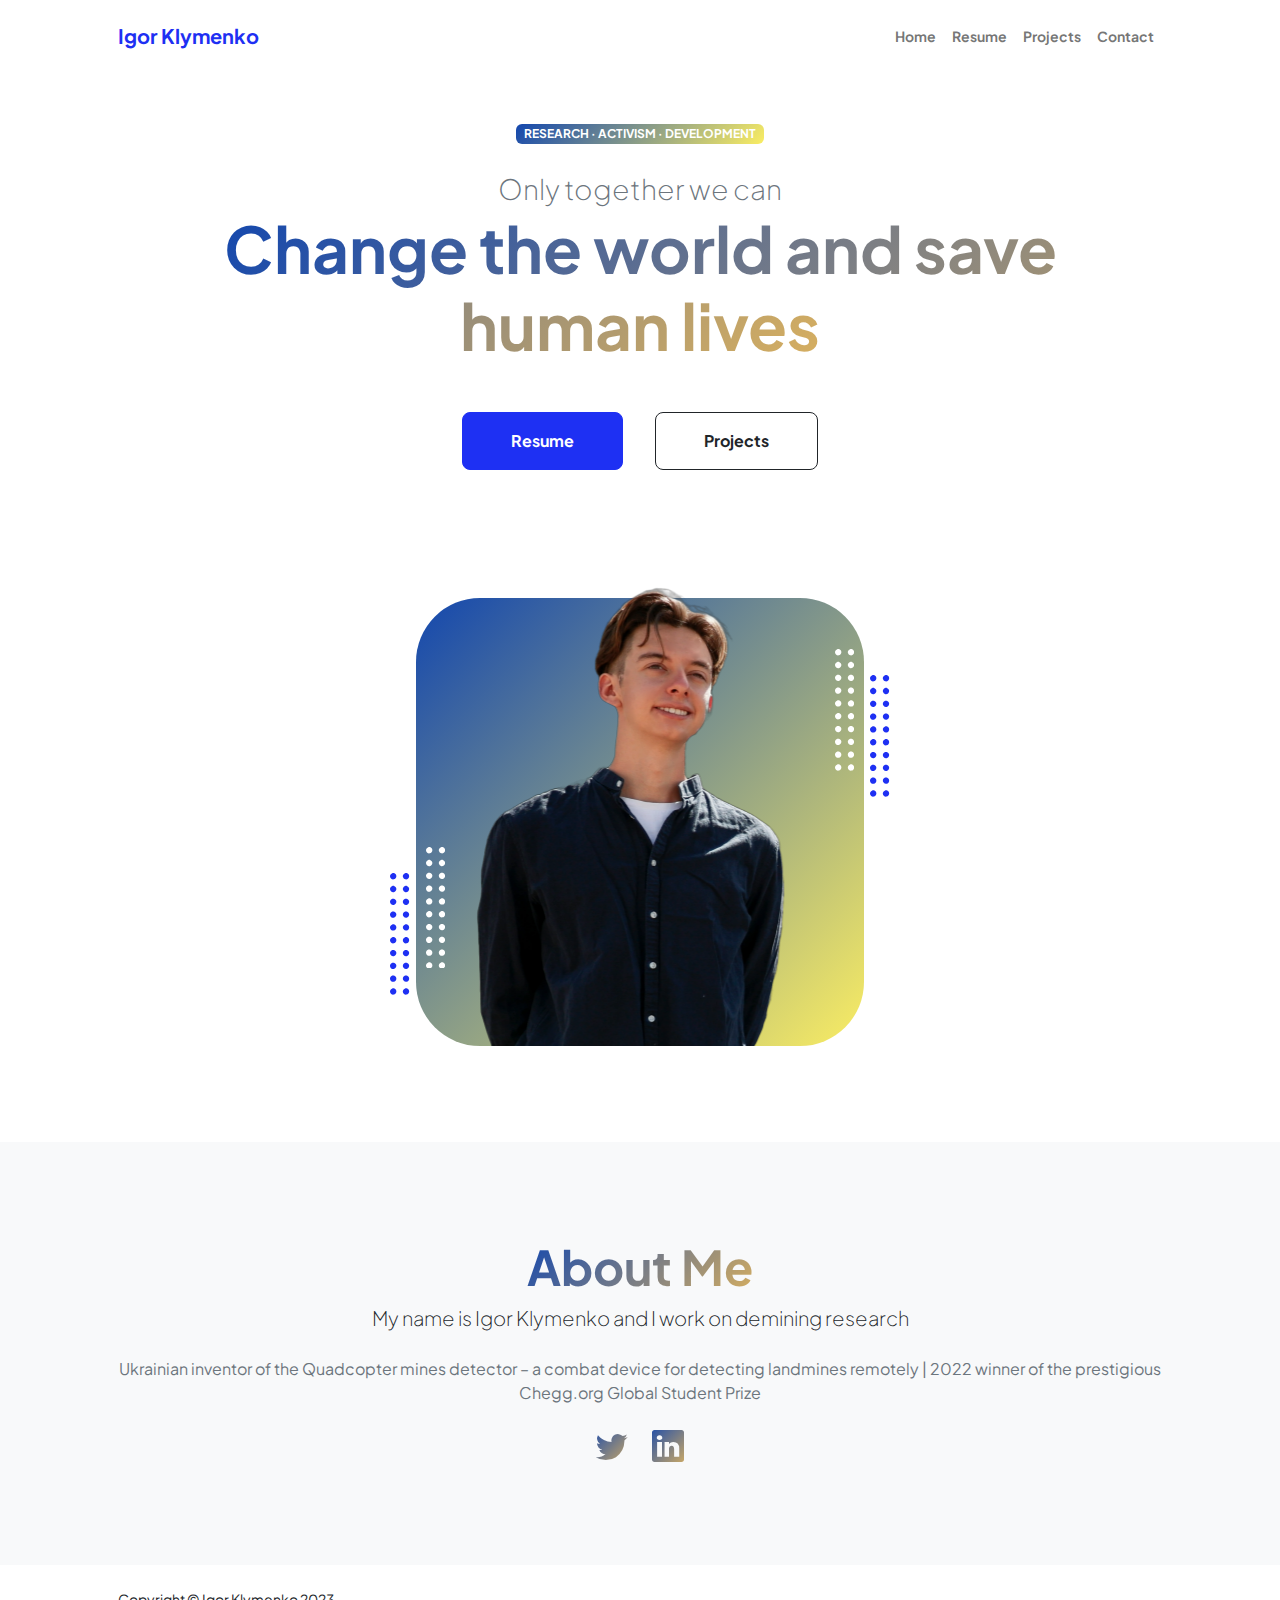
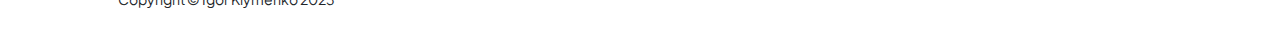
<file: index.html>
<!DOCTYPE html>
<html lang="en">
    <head>
        <meta charset="utf-8" />
        <meta name="viewport" content="width=device-width, initial-scale=1, shrink-to-fit=no" />
        <meta name="description" content="" />
        <meta name="author" content="" />
        <title>Igor Klymenko</title>
        <!-- Favicon-->
        <link rel="icon" type="image/x-icon" href="assets/favicon.ico" />
        <!-- Custom Google font-->
        <link rel="preconnect" href="https://fonts.googleapis.com" />
        <link rel="preconnect" href="https://fonts.gstatic.com" crossorigin />
        <link href="https://fonts.googleapis.com/css2?family=Plus+Jakarta+Sans:wght@100;200;300;400;500;600;700;800;900&amp;display=swap" rel="stylesheet" />
        <!-- Bootstrap icons-->
        <link href="https://cdn.jsdelivr.net/npm/bootstrap-icons@1.8.1/font/bootstrap-icons.css" rel="stylesheet" />
        <!-- Core theme CSS (includes Bootstrap)-->
        <link href="css/styles.css" rel="stylesheet" />
    </head>
    <body class="d-flex flex-column h-100">
        <main class="flex-shrink-0">
            <!-- Navigation-->
            <nav class="navbar navbar-expand-lg navbar-light bg-white py-3">
                <div class="container px-5">
                    <a class="navbar-brand" href="index.html"><span class="fw-bolder text-primary">Igor Klymenko</span></a>
                    <button class="navbar-toggler" type="button" data-bs-toggle="collapse" data-bs-target="#navbarSupportedContent" aria-controls="navbarSupportedContent" aria-expanded="false" aria-label="Toggle navigation"><span class="navbar-toggler-icon"></span></button>
                    <div class="collapse navbar-collapse" id="navbarSupportedContent">
                        <ul class="navbar-nav ms-auto mb-2 mb-lg-0 small fw-bolder">
                            <li class="nav-item"><a class="nav-link" href="index.html">Home</a></li>
                            <li class="nav-item"><a class="nav-link" href="resume.html">Resume</a></li>
                            <li class="nav-item"><a class="nav-link" href="projects.html">Projects</a></li>
                            <li class="nav-item"><a class="nav-link" href="contact.html">Contact</a></li>
                        </ul>
                    </div>
                </div>
            </nav>
            <!-- Header-->
            <header class="py-5">
                <div class="container px-5 pb-5">
                    <div class="row gx-5 align-items-center">
                        <div class="col-xxl-5">
                            <!-- Header text content-->
                            <div class="text-center text-xxl-start">
                                <div class="badge bg-gradient-primary-to-secondary text-white mb-4"><div class="text-uppercase">Research &middot; Activism &middot; Development</div></div>
                                <div class="fs-3 fw-light text-muted">Only together we can</div>
                                <h1 class="display-3 fw-bolder mb-5"><span class="text-gradient d-inline">Change the world and save human lives</span></h1>
                                <div class="d-grid gap-3 d-sm-flex justify-content-sm-center justify-content-xxl-start mb-3">
                                    <a class="btn btn-primary btn-lg px-5 py-3 me-sm-3 fs-6 fw-bolder" href="resume.html">Resume</a>
                                    <a class="btn btn-outline-dark btn-lg px-5 py-3 fs-6 fw-bolder" href="projects.html">Projects</a>
                                </div>
                            </div>
                        </div>
                        <div class="col-xxl-7">
                            <!-- Header profile picture-->
                            <div class="d-flex justify-content-center mt-5 mt-xxl-0">
                                <div class="profile bg-gradient-primary-to-secondary">
                                    <!-- TIP: For best results, use a photo with a transparent background like the demo example below-->
                                    <!-- Watch a tutorial on how to do this on YouTube (link)-->
                                    <img class="profile-img" src="assets/profile.png" alt="..." />
                                    <div class="dots-1">
                                        <!-- SVG Dots-->
                                        <svg version="1.1" xmlns="http://www.w3.org/2000/svg" xmlns:xlink="http://www.w3.org/1999/xlink" x="0px" y="0px" viewBox="0 0 191.6 1215.4" style="enable-background: new 0 0 191.6 1215.4" xml:space="preserve">
                                            <g transform="translate(0.000000,1280.000000) scale(0.100000,-0.100000)">
                                                <path d="M227.7,12788.6c-105-35-200-141-222-248c-43-206,163-412,369-369c155,32,275,190,260,339c-11,105-90,213-190,262        C383.7,12801.6,289.7,12808.6,227.7,12788.6z"></path>
                                                <path d="M1507.7,12788.6c-151-50-253-216-222-362c25-119,136-230,254-255c194-41,395,142,375,339c-11,105-90,213-190,262        C1663.7,12801.6,1569.7,12808.6,1507.7,12788.6z"></path>
                                                <path d="M227.7,11508.6c-105-35-200-141-222-248c-43-206,163-412,369-369c155,32,275,190,260,339c-11,105-90,213-190,262        C383.7,11521.6,289.7,11528.6,227.7,11508.6z"></path>
                                                <path d="M1507.7,11508.6c-151-50-253-216-222-362c25-119,136-230,254-255c194-41,395,142,375,339c-11,105-90,213-190,262        C1663.7,11521.6,1569.7,11528.6,1507.7,11508.6z"></path>
                                                <path d="M227.7,10228.6c-105-35-200-141-222-248c-43-206,163-412,369-369c155,32,275,190,260,339c-11,105-90,213-190,262        C383.7,10241.6,289.7,10248.6,227.7,10228.6z"></path>
                                                <path d="M1507.7,10228.6c-105-35-200-141-222-248c-43-206,163-412,369-369c155,32,275,190,260,339c-11,105-90,213-190,262        C1663.7,10241.6,1569.7,10248.6,1507.7,10228.6z"></path>
                                                <path d="M227.7,8948.6c-105-35-200-141-222-248c-43-206,163-412,369-369c155,32,275,190,260,339c-11,105-90,213-190,262        C383.7,8961.6,289.7,8968.6,227.7,8948.6z"></path>
                                                <path d="M1507.7,8948.6c-105-35-200-141-222-248c-43-206,163-412,369-369c155,32,275,190,260,339c-11,105-90,213-190,262        C1663.7,8961.6,1569.7,8968.6,1507.7,8948.6z"></path>
                                                <path d="M227.7,7668.6c-105-35-200-141-222-248c-43-206,163-412,369-369c155,32,275,190,260,339c-11,105-90,213-190,262        C383.7,7681.6,289.7,7688.6,227.7,7668.6z"></path>
                                                <path d="M1507.7,7668.6c-105-35-200-141-222-248c-43-206,163-412,369-369c155,32,275,190,260,339c-11,105-90,213-190,262        C1663.7,7681.6,1569.7,7688.6,1507.7,7668.6z"></path>
                                                <path d="M227.7,6388.6c-105-35-200-141-222-248c-43-206,163-412,369-369c155,32,275,190,260,339c-11,105-90,213-190,262        C383.7,6401.6,289.7,6408.6,227.7,6388.6z"></path>
                                                <path d="M1507.7,6388.6c-105-35-200-141-222-248c-43-206,163-412,369-369c155,32,275,190,260,339c-11,105-90,213-190,262        C1663.7,6401.6,1569.7,6408.6,1507.7,6388.6z"></path>
                                                <path d="M227.7,5108.6c-105-35-200-141-222-248c-43-206,163-412,369-369c155,32,275,190,260,339c-11,105-90,213-190,262        C383.7,5121.6,289.7,5128.6,227.7,5108.6z"></path>
                                                <path d="M1507.7,5108.6c-105-35-200-141-222-248c-43-206,163-412,369-369c155,32,275,190,260,339c-11,105-90,213-190,262        C1663.7,5121.6,1569.7,5128.6,1507.7,5108.6z"></path>
                                                <path d="M227.7,3828.6c-105-35-200-141-222-248c-43-206,163-412,369-369c155,32,275,190,260,339c-11,105-90,213-190,262        C383.7,3841.6,289.7,3848.6,227.7,3828.6z"></path>
                                                <path d="M1507.7,3828.6c-105-35-200-141-222-248c-43-206,163-412,369-369c155,32,275,190,260,339c-11,105-90,213-190,262        C1663.7,3841.6,1569.7,3848.6,1507.7,3828.6z"></path>
                                                <path d="M227.7,2548.6c-105-35-200-141-222-248c-43-206,163-412,369-369c155,32,275,190,260,339c-11,105-90,213-190,262        C383.7,2561.6,289.7,2568.6,227.7,2548.6z"></path>
                                                <path d="M1507.7,2548.6c-105-35-200-141-222-248c-43-206,163-412,369-369c155,32,275,190,260,339c-11,105-90,213-190,262        C1663.7,2561.6,1569.7,2568.6,1507.7,2548.6z"></path>
                                                <path d="M227.7,1268.6c-105-35-200-141-222-248c-43-206,163-412,369-369c155,32,275,190,260,339c-11,105-90,213-190,262        C383.7,1281.6,289.7,1288.6,227.7,1268.6z"></path>
                                                <path d="M1507.7,1268.6c-105-35-200-141-222-248c-43-206,163-412,369-369c155,32,275,190,260,339c-11,105-90,213-190,262        C1663.7,1281.6,1569.7,1288.6,1507.7,1268.6z"></path>
                                            </g>
                                        </svg>
                                        <!-- END of SVG dots-->
                                    </div>
                                    <div class="dots-2">
                                        <!-- SVG Dots-->
                                        <svg version="1.1" xmlns="http://www.w3.org/2000/svg" xmlns:xlink="http://www.w3.org/1999/xlink" x="0px" y="0px" viewBox="0 0 191.6 1215.4" style="enable-background: new 0 0 191.6 1215.4" xml:space="preserve">
                                            <g transform="translate(0.000000,1280.000000) scale(0.100000,-0.100000)">
                                                <path d="M227.7,12788.6c-105-35-200-141-222-248c-43-206,163-412,369-369c155,32,275,190,260,339c-11,105-90,213-190,262        C383.7,12801.6,289.7,12808.6,227.7,12788.6z"></path>
                                                <path d="M1507.7,12788.6c-151-50-253-216-222-362c25-119,136-230,254-255c194-41,395,142,375,339c-11,105-90,213-190,262        C1663.7,12801.6,1569.7,12808.6,1507.7,12788.6z"></path>
                                                <path d="M227.7,11508.6c-105-35-200-141-222-248c-43-206,163-412,369-369c155,32,275,190,260,339c-11,105-90,213-190,262        C383.7,11521.6,289.7,11528.6,227.7,11508.6z"></path>
                                                <path d="M1507.7,11508.6c-151-50-253-216-222-362c25-119,136-230,254-255c194-41,395,142,375,339c-11,105-90,213-190,262        C1663.7,11521.6,1569.7,11528.6,1507.7,11508.6z"></path>
                                                <path d="M227.7,10228.6c-105-35-200-141-222-248c-43-206,163-412,369-369c155,32,275,190,260,339c-11,105-90,213-190,262        C383.7,10241.6,289.7,10248.6,227.7,10228.6z"></path>
                                                <path d="M1507.7,10228.6c-105-35-200-141-222-248c-43-206,163-412,369-369c155,32,275,190,260,339c-11,105-90,213-190,262        C1663.7,10241.6,1569.7,10248.6,1507.7,10228.6z"></path>
                                                <path d="M227.7,8948.6c-105-35-200-141-222-248c-43-206,163-412,369-369c155,32,275,190,260,339c-11,105-90,213-190,262        C383.7,8961.6,289.7,8968.6,227.7,8948.6z"></path>
                                                <path d="M1507.7,8948.6c-105-35-200-141-222-248c-43-206,163-412,369-369c155,32,275,190,260,339c-11,105-90,213-190,262        C1663.7,8961.6,1569.7,8968.6,1507.7,8948.6z"></path>
                                                <path d="M227.7,7668.6c-105-35-200-141-222-248c-43-206,163-412,369-369c155,32,275,190,260,339c-11,105-90,213-190,262        C383.7,7681.6,289.7,7688.6,227.7,7668.6z"></path>
                                                <path d="M1507.7,7668.6c-105-35-200-141-222-248c-43-206,163-412,369-369c155,32,275,190,260,339c-11,105-90,213-190,262        C1663.7,7681.6,1569.7,7688.6,1507.7,7668.6z"></path>
                                                <path d="M227.7,6388.6c-105-35-200-141-222-248c-43-206,163-412,369-369c155,32,275,190,260,339c-11,105-90,213-190,262        C383.7,6401.6,289.7,6408.6,227.7,6388.6z"></path>
                                                <path d="M1507.7,6388.6c-105-35-200-141-222-248c-43-206,163-412,369-369c155,32,275,190,260,339c-11,105-90,213-190,262        C1663.7,6401.6,1569.7,6408.6,1507.7,6388.6z"></path>
                                                <path d="M227.7,5108.6c-105-35-200-141-222-248c-43-206,163-412,369-369c155,32,275,190,260,339c-11,105-90,213-190,262        C383.7,5121.6,289.7,5128.6,227.7,5108.6z"></path>
                                                <path d="M1507.7,5108.6c-105-35-200-141-222-248c-43-206,163-412,369-369c155,32,275,190,260,339c-11,105-90,213-190,262        C1663.7,5121.6,1569.7,5128.6,1507.7,5108.6z"></path>
                                                <path d="M227.7,3828.6c-105-35-200-141-222-248c-43-206,163-412,369-369c155,32,275,190,260,339c-11,105-90,213-190,262        C383.7,3841.6,289.7,3848.6,227.7,3828.6z"></path>
                                                <path d="M1507.7,3828.6c-105-35-200-141-222-248c-43-206,163-412,369-369c155,32,275,190,260,339c-11,105-90,213-190,262        C1663.7,3841.6,1569.7,3848.6,1507.7,3828.6z"></path>
                                                <path d="M227.7,2548.6c-105-35-200-141-222-248c-43-206,163-412,369-369c155,32,275,190,260,339c-11,105-90,213-190,262        C383.7,2561.6,289.7,2568.6,227.7,2548.6z"></path>
                                                <path d="M1507.7,2548.6c-105-35-200-141-222-248c-43-206,163-412,369-369c155,32,275,190,260,339c-11,105-90,213-190,262        C1663.7,2561.6,1569.7,2568.6,1507.7,2548.6z"></path>
                                                <path d="M227.7,1268.6c-105-35-200-141-222-248c-43-206,163-412,369-369c155,32,275,190,260,339c-11,105-90,213-190,262        C383.7,1281.6,289.7,1288.6,227.7,1268.6z"></path>
                                                <path d="M1507.7,1268.6c-105-35-200-141-222-248c-43-206,163-412,369-369c155,32,275,190,260,339c-11,105-90,213-190,262        C1663.7,1281.6,1569.7,1288.6,1507.7,1268.6z"></path>
                                            </g>
                                        </svg>
                                        <!-- END of SVG dots-->
                                    </div>
                                    <div class="dots-3">
                                        <!-- SVG Dots-->
                                        <svg version="1.1" xmlns="http://www.w3.org/2000/svg" xmlns:xlink="http://www.w3.org/1999/xlink" x="0px" y="0px" viewBox="0 0 191.6 1215.4" style="enable-background: new 0 0 191.6 1215.4" xml:space="preserve">
                                            <g transform="translate(0.000000,1280.000000) scale(0.100000,-0.100000)">
                                                <path d="M227.7,12788.6c-105-35-200-141-222-248c-43-206,163-412,369-369c155,32,275,190,260,339c-11,105-90,213-190,262        C383.7,12801.6,289.7,12808.6,227.7,12788.6z"></path>
                                                <path d="M1507.7,12788.6c-151-50-253-216-222-362c25-119,136-230,254-255c194-41,395,142,375,339c-11,105-90,213-190,262        C1663.7,12801.6,1569.7,12808.6,1507.7,12788.6z"></path>
                                                <path d="M227.7,11508.6c-105-35-200-141-222-248c-43-206,163-412,369-369c155,32,275,190,260,339c-11,105-90,213-190,262        C383.7,11521.6,289.7,11528.6,227.7,11508.6z"></path>
                                                <path d="M1507.7,11508.6c-151-50-253-216-222-362c25-119,136-230,254-255c194-41,395,142,375,339c-11,105-90,213-190,262        C1663.7,11521.6,1569.7,11528.6,1507.7,11508.6z"></path>
                                                <path d="M227.7,10228.6c-105-35-200-141-222-248c-43-206,163-412,369-369c155,32,275,190,260,339c-11,105-90,213-190,262        C383.7,10241.6,289.7,10248.6,227.7,10228.6z"></path>
                                                <path d="M1507.7,10228.6c-105-35-200-141-222-248c-43-206,163-412,369-369c155,32,275,190,260,339c-11,105-90,213-190,262        C1663.7,10241.6,1569.7,10248.6,1507.7,10228.6z"></path>
                                                <path d="M227.7,8948.6c-105-35-200-141-222-248c-43-206,163-412,369-369c155,32,275,190,260,339c-11,105-90,213-190,262        C383.7,8961.6,289.7,8968.6,227.7,8948.6z"></path>
                                                <path d="M1507.7,8948.6c-105-35-200-141-222-248c-43-206,163-412,369-369c155,32,275,190,260,339c-11,105-90,213-190,262        C1663.7,8961.6,1569.7,8968.6,1507.7,8948.6z"></path>
                                                <path d="M227.7,7668.6c-105-35-200-141-222-248c-43-206,163-412,369-369c155,32,275,190,260,339c-11,105-90,213-190,262        C383.7,7681.6,289.7,7688.6,227.7,7668.6z"></path>
                                                <path d="M1507.7,7668.6c-105-35-200-141-222-248c-43-206,163-412,369-369c155,32,275,190,260,339c-11,105-90,213-190,262        C1663.7,7681.6,1569.7,7688.6,1507.7,7668.6z"></path>
                                                <path d="M227.7,6388.6c-105-35-200-141-222-248c-43-206,163-412,369-369c155,32,275,190,260,339c-11,105-90,213-190,262        C383.7,6401.6,289.7,6408.6,227.7,6388.6z"></path>
                                                <path d="M1507.7,6388.6c-105-35-200-141-222-248c-43-206,163-412,369-369c155,32,275,190,260,339c-11,105-90,213-190,262        C1663.7,6401.6,1569.7,6408.6,1507.7,6388.6z"></path>
                                                <path d="M227.7,5108.6c-105-35-200-141-222-248c-43-206,163-412,369-369c155,32,275,190,260,339c-11,105-90,213-190,262        C383.7,5121.6,289.7,5128.6,227.7,5108.6z"></path>
                                                <path d="M1507.7,5108.6c-105-35-200-141-222-248c-43-206,163-412,369-369c155,32,275,190,260,339c-11,105-90,213-190,262        C1663.7,5121.6,1569.7,5128.6,1507.7,5108.6z"></path>
                                                <path d="M227.7,3828.6c-105-35-200-141-222-248c-43-206,163-412,369-369c155,32,275,190,260,339c-11,105-90,213-190,262        C383.7,3841.6,289.7,3848.6,227.7,3828.6z"></path>
                                                <path d="M1507.7,3828.6c-105-35-200-141-222-248c-43-206,163-412,369-369c155,32,275,190,260,339c-11,105-90,213-190,262        C1663.7,3841.6,1569.7,3848.6,1507.7,3828.6z"></path>
                                                <path d="M227.7,2548.6c-105-35-200-141-222-248c-43-206,163-412,369-369c155,32,275,190,260,339c-11,105-90,213-190,262        C383.7,2561.6,289.7,2568.6,227.7,2548.6z"></path>
                                                <path d="M1507.7,2548.6c-105-35-200-141-222-248c-43-206,163-412,369-369c155,32,275,190,260,339c-11,105-90,213-190,262        C1663.7,2561.6,1569.7,2568.6,1507.7,2548.6z"></path>
                                                <path d="M227.7,1268.6c-105-35-200-141-222-248c-43-206,163-412,369-369c155,32,275,190,260,339c-11,105-90,213-190,262        C383.7,1281.6,289.7,1288.6,227.7,1268.6z"></path>
                                                <path d="M1507.7,1268.6c-105-35-200-141-222-248c-43-206,163-412,369-369c155,32,275,190,260,339c-11,105-90,213-190,262        C1663.7,1281.6,1569.7,1288.6,1507.7,1268.6z"></path>
                                            </g>
                                        </svg>
                                        <!-- END of SVG dots-->
                                    </div>
                                    <div class="dots-4">
                                        <!-- SVG Dots-->
                                        <svg version="1.1" xmlns="http://www.w3.org/2000/svg" xmlns:xlink="http://www.w3.org/1999/xlink" x="0px" y="0px" viewBox="0 0 191.6 1215.4" style="enable-background: new 0 0 191.6 1215.4" xml:space="preserve">
                                            <g transform="translate(0.000000,1280.000000) scale(0.100000,-0.100000)">
                                                <path d="M227.7,12788.6c-105-35-200-141-222-248c-43-206,163-412,369-369c155,32,275,190,260,339c-11,105-90,213-190,262        C383.7,12801.6,289.7,12808.6,227.7,12788.6z"></path>
                                                <path d="M1507.7,12788.6c-151-50-253-216-222-362c25-119,136-230,254-255c194-41,395,142,375,339c-11,105-90,213-190,262        C1663.7,12801.6,1569.7,12808.6,1507.7,12788.6z"></path>
                                                <path d="M227.7,11508.6c-105-35-200-141-222-248c-43-206,163-412,369-369c155,32,275,190,260,339c-11,105-90,213-190,262        C383.7,11521.6,289.7,11528.6,227.7,11508.6z"></path>
                                                <path d="M1507.7,11508.6c-151-50-253-216-222-362c25-119,136-230,254-255c194-41,395,142,375,339c-11,105-90,213-190,262        C1663.7,11521.6,1569.7,11528.6,1507.7,11508.6z"></path>
                                                <path d="M227.7,10228.6c-105-35-200-141-222-248c-43-206,163-412,369-369c155,32,275,190,260,339c-11,105-90,213-190,262        C383.7,10241.6,289.7,10248.6,227.7,10228.6z"></path>
                                                <path d="M1507.7,10228.6c-105-35-200-141-222-248c-43-206,163-412,369-369c155,32,275,190,260,339c-11,105-90,213-190,262        C1663.7,10241.6,1569.7,10248.6,1507.7,10228.6z"></path>
                                                <path d="M227.7,8948.6c-105-35-200-141-222-248c-43-206,163-412,369-369c155,32,275,190,260,339c-11,105-90,213-190,262        C383.7,8961.6,289.7,8968.6,227.7,8948.6z"></path>
                                                <path d="M1507.7,8948.6c-105-35-200-141-222-248c-43-206,163-412,369-369c155,32,275,190,260,339c-11,105-90,213-190,262        C1663.7,8961.6,1569.7,8968.6,1507.7,8948.6z"></path>
                                                <path d="M227.7,7668.6c-105-35-200-141-222-248c-43-206,163-412,369-369c155,32,275,190,260,339c-11,105-90,213-190,262        C383.7,7681.6,289.7,7688.6,227.7,7668.6z"></path>
                                                <path d="M1507.7,7668.6c-105-35-200-141-222-248c-43-206,163-412,369-369c155,32,275,190,260,339c-11,105-90,213-190,262        C1663.7,7681.6,1569.7,7688.6,1507.7,7668.6z"></path>
                                                <path d="M227.7,6388.6c-105-35-200-141-222-248c-43-206,163-412,369-369c155,32,275,190,260,339c-11,105-90,213-190,262        C383.7,6401.6,289.7,6408.6,227.7,6388.6z"></path>
                                                <path d="M1507.7,6388.6c-105-35-200-141-222-248c-43-206,163-412,369-369c155,32,275,190,260,339c-11,105-90,213-190,262        C1663.7,6401.6,1569.7,6408.6,1507.7,6388.6z"></path>
                                                <path d="M227.7,5108.6c-105-35-200-141-222-248c-43-206,163-412,369-369c155,32,275,190,260,339c-11,105-90,213-190,262        C383.7,5121.6,289.7,5128.6,227.7,5108.6z"></path>
                                                <path d="M1507.7,5108.6c-105-35-200-141-222-248c-43-206,163-412,369-369c155,32,275,190,260,339c-11,105-90,213-190,262        C1663.7,5121.6,1569.7,5128.6,1507.7,5108.6z"></path>
                                                <path d="M227.7,3828.6c-105-35-200-141-222-248c-43-206,163-412,369-369c155,32,275,190,260,339c-11,105-90,213-190,262        C383.7,3841.6,289.7,3848.6,227.7,3828.6z"></path>
                                                <path d="M1507.7,3828.6c-105-35-200-141-222-248c-43-206,163-412,369-369c155,32,275,190,260,339c-11,105-90,213-190,262        C1663.7,3841.6,1569.7,3848.6,1507.7,3828.6z"></path>
                                                <path d="M227.7,2548.6c-105-35-200-141-222-248c-43-206,163-412,369-369c155,32,275,190,260,339c-11,105-90,213-190,262        C383.7,2561.6,289.7,2568.6,227.7,2548.6z"></path>
                                                <path d="M1507.7,2548.6c-105-35-200-141-222-248c-43-206,163-412,369-369c155,32,275,190,260,339c-11,105-90,213-190,262        C1663.7,2561.6,1569.7,2568.6,1507.7,2548.6z"></path>
                                                <path d="M227.7,1268.6c-105-35-200-141-222-248c-43-206,163-412,369-369c155,32,275,190,260,339c-11,105-90,213-190,262        C383.7,1281.6,289.7,1288.6,227.7,1268.6z"></path>
                                                <path d="M1507.7,1268.6c-105-35-200-141-222-248c-43-206,163-412,369-369c155,32,275,190,260,339c-11,105-90,213-190,262        C1663.7,1281.6,1569.7,1288.6,1507.7,1268.6z"></path>
                                            </g>
                                        </svg>
                                        <!-- END of SVG dots-->
                                    </div>
                                </div>
                            </div>
                        </div>
                    </div>
                </div>
            </header>
            <!-- About Section-->
            <section class="bg-light py-5">
                <div class="container px-5">
                    <div class="row gx-5 justify-content-center">
                        <div class="col-xxl-8">
                            <div class="text-center my-5">
                                <h2 class="display-5 fw-bolder"><span class="text-gradient d-inline">About Me</span></h2>
                                <p class="lead fw-light mb-4">My name is Igor Klymenko and I work on demining research</p>
                                <p class="text-muted">Ukrainian inventor of the Quadcopter mines detector – a combat device for detecting landmines remotely | 2022 winner of the prestigious Chegg.org Global Student Prize</p>
                                <div class="d-flex justify-content-center fs-2 gap-4">
                                    <a class="text-gradient" href="https://twitter.com/IgorKlymenko5"><i class="bi bi-twitter"></i></a>
                                    <a class="text-gradient" href="https://www.linkedin.com/in/igor-klymenko-01453420b/"><i class="bi bi-linkedin"></i></a>
                                    <!-- <a class="text-gradient" href="#!"><i class="bi bi-github"></i></a>-->
                                </div>
                            </div>
                        </div>
                    </div>
                </div>
            </section>
        </main>
        <!-- Footer-->
        <footer class="bg-white py-4 mt-auto">
            <div class="container px-5">
                <div class="row align-items-center justify-content-between flex-column flex-sm-row">
                    <div class="col-auto"><div class="small m-0">Copyright &copy; Igor Klymenko 2023</div></div>
                    <!--<div class="col-auto">
                        <a class="small" href="#!">Privacy</a>
                        <span class="mx-1">&middot;</span>
                        <a class="small" href="#!">Terms</a>
                        <span class="mx-1">&middot;</span>
                        <a class="small" href="#!">Contact</a>
                    </div>  -->
                </div>
            </div>
        </footer>
        <!-- Bootstrap core JS-->
        <script src="https://cdn.jsdelivr.net/npm/bootstrap@5.2.3/dist/js/bootstrap.bundle.min.js"></script>
        <!-- Core theme JS-->
        <script src="js/scripts.js"></script>
    </body>
</html>
</file>
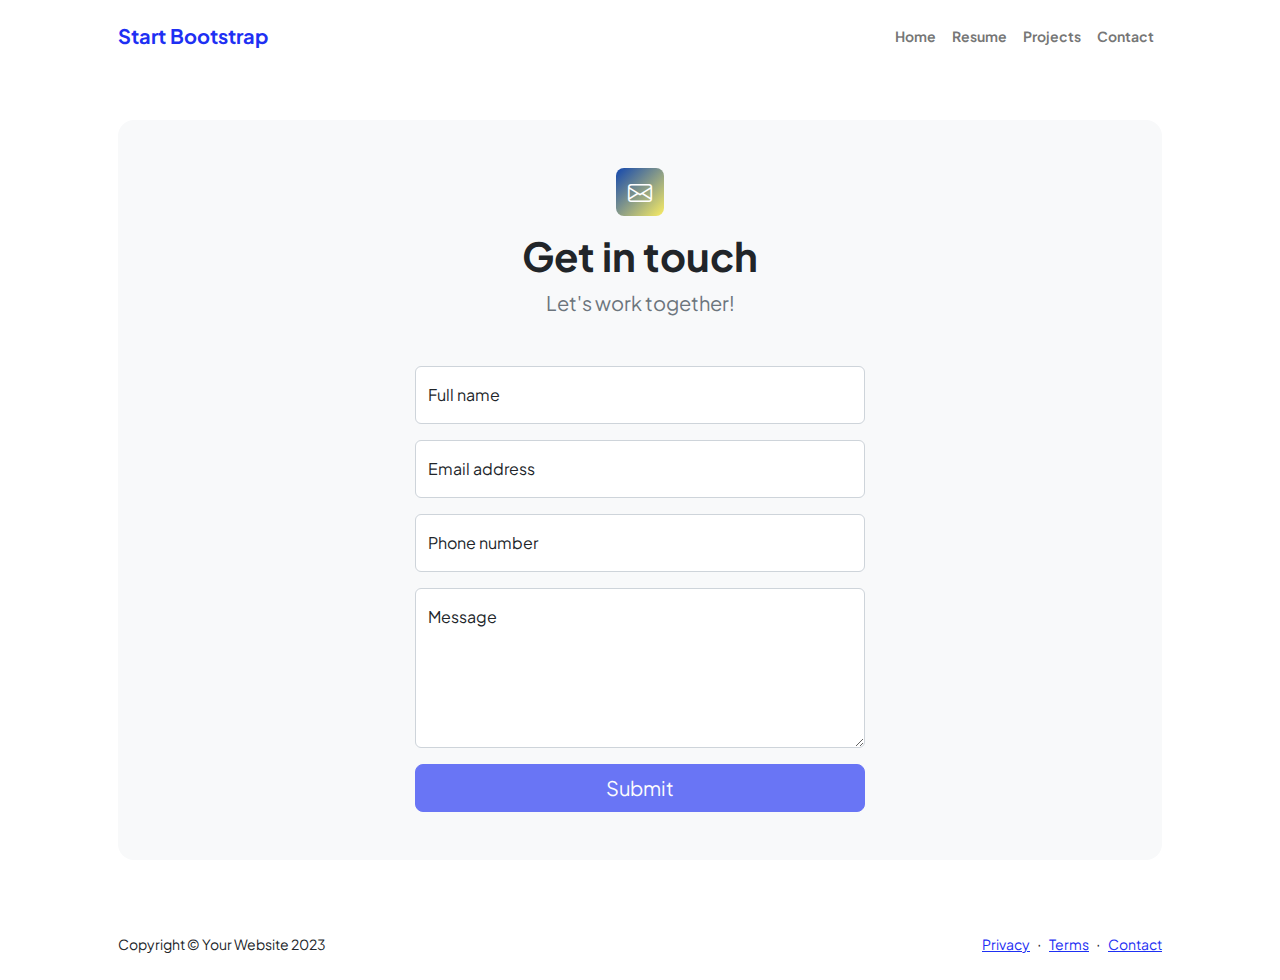
<file: contact.html>
<!DOCTYPE html>
<html lang="en">
    <head>
        <meta charset="utf-8" />
        <meta name="viewport" content="width=device-width, initial-scale=1, shrink-to-fit=no" />
        <meta name="description" content />
        <meta name="author" content />
        <title>Modern Business - Start Bootstrap Template</title>
        <!-- Favicon-->
        <link rel="icon" type="image/x-icon" href="assets/favicon.ico" />
        <!-- Custom Google font-->
        <link rel="preconnect" href="https://fonts.googleapis.com" />
        <link rel="preconnect" href="https://fonts.gstatic.com" crossorigin />
        <link href="https://fonts.googleapis.com/css2?family=Plus+Jakarta+Sans:wght@100;200;300;400;500;600;700;800;900&amp;display=swap" rel="stylesheet" />
        <!-- Bootstrap icons-->
        <link href="https://cdn.jsdelivr.net/npm/bootstrap-icons@1.8.1/font/bootstrap-icons.css" rel="stylesheet" />
        <!-- Core theme CSS (includes Bootstrap)-->
        <link href="css/styles.css" rel="stylesheet" />
    </head>
    <body class="d-flex flex-column">
        <main class="flex-shrink-0">
            <!-- Navigation-->
            <nav class="navbar navbar-expand-lg navbar-light bg-white py-3">
                <div class="container px-5">
                    <a class="navbar-brand" href="index.html"><span class="fw-bolder text-primary">Start Bootstrap</span></a>
                    <button class="navbar-toggler" type="button" data-bs-toggle="collapse" data-bs-target="#navbarSupportedContent" aria-controls="navbarSupportedContent" aria-expanded="false" aria-label="Toggle navigation"><span class="navbar-toggler-icon"></span></button>
                    <div class="collapse navbar-collapse" id="navbarSupportedContent">
                        <ul class="navbar-nav ms-auto mb-2 mb-lg-0 small fw-bolder">
                            <li class="nav-item"><a class="nav-link" href="index.html">Home</a></li>
                            <li class="nav-item"><a class="nav-link" href="resume.html">Resume</a></li>
                            <li class="nav-item"><a class="nav-link" href="projects.html">Projects</a></li>
                            <li class="nav-item"><a class="nav-link" href="contact.html">Contact</a></li>
                        </ul>
                    </div>
                </div>
            </nav>
            <!-- Page content-->
            <section class="py-5">
                <div class="container px-5">
                    <!-- Contact form-->
                    <div class="bg-light rounded-4 py-5 px-4 px-md-5">
                        <div class="text-center mb-5">
                            <div class="feature bg-primary bg-gradient-primary-to-secondary text-white rounded-3 mb-3"><i class="bi bi-envelope"></i></div>
                            <h1 class="fw-bolder">Get in touch</h1>
                            <p class="lead fw-normal text-muted mb-0">Let's work together!</p>
                        </div>
                        <div class="row gx-5 justify-content-center">
                            <div class="col-lg-8 col-xl-6">
                                <!-- * * * * * * * * * * * * * * *-->
                                <!-- * * SB Forms Contact Form * *-->
                                <!-- * * * * * * * * * * * * * * *-->
                                <!-- This form is pre-integrated with SB Forms.-->
                                <!-- To make this form functional, sign up at-->
                                <!-- https://startbootstrap.com/solution/contact-forms-->
                                <!-- to get an API token!-->
                                <form id="contactForm" data-sb-form-api-token="API_TOKEN">
                                    <!-- Name input-->
                                    <div class="form-floating mb-3">
                                        <input class="form-control" id="name" type="text" placeholder="Enter your name..." data-sb-validations="required" />
                                        <label for="name">Full name</label>
                                        <div class="invalid-feedback" data-sb-feedback="name:required">A name is required.</div>
                                    </div>
                                    <!-- Email address input-->
                                    <div class="form-floating mb-3">
                                        <input class="form-control" id="email" type="email" placeholder="name@example.com" data-sb-validations="required,email" />
                                        <label for="email">Email address</label>
                                        <div class="invalid-feedback" data-sb-feedback="email:required">An email is required.</div>
                                        <div class="invalid-feedback" data-sb-feedback="email:email">Email is not valid.</div>
                                    </div>
                                    <!-- Phone number input-->
                                    <div class="form-floating mb-3">
                                        <input class="form-control" id="phone" type="tel" placeholder="(123) 456-7890" data-sb-validations="required" />
                                        <label for="phone">Phone number</label>
                                        <div class="invalid-feedback" data-sb-feedback="phone:required">A phone number is required.</div>
                                    </div>
                                    <!-- Message input-->
                                    <div class="form-floating mb-3">
                                        <textarea class="form-control" id="message" type="text" placeholder="Enter your message here..." style="height: 10rem" data-sb-validations="required"></textarea>
                                        <label for="message">Message</label>
                                        <div class="invalid-feedback" data-sb-feedback="message:required">A message is required.</div>
                                    </div>
                                    <!-- Submit success message-->
                                    <!---->
                                    <!-- This is what your users will see when the form-->
                                    <!-- has successfully submitted-->
                                    <div class="d-none" id="submitSuccessMessage">
                                        <div class="text-center mb-3">
                                            <div class="fw-bolder">Form submission successful!</div>
                                            To activate this form, sign up at
                                            <br />
                                            <a href="https://startbootstrap.com/solution/contact-forms">https://startbootstrap.com/solution/contact-forms</a>
                                        </div>
                                    </div>
                                    <!-- Submit error message-->
                                    <!---->
                                    <!-- This is what your users will see when there is-->
                                    <!-- an error submitting the form-->
                                    <div class="d-none" id="submitErrorMessage"><div class="text-center text-danger mb-3">Error sending message!</div></div>
                                    <!-- Submit Button-->
                                    <div class="d-grid"><button class="btn btn-primary btn-lg disabled" id="submitButton" type="submit">Submit</button></div>
                                </form>
                            </div>
                        </div>
                    </div>
                </div>
            </section>
        </main>
        <!-- Footer-->
        <footer class="bg-white py-4 mt-auto">
            <div class="container px-5">
                <div class="row align-items-center justify-content-between flex-column flex-sm-row">
                    <div class="col-auto"><div class="small m-0">Copyright &copy; Your Website 2023</div></div>
                    <div class="col-auto">
                        <a class="small" href="#!">Privacy</a>
                        <span class="mx-1">&middot;</span>
                        <a class="small" href="#!">Terms</a>
                        <span class="mx-1">&middot;</span>
                        <a class="small" href="#!">Contact</a>
                    </div>
                </div>
            </div>
        </footer>
        <!-- Bootstrap core JS-->
        <script src="https://cdn.jsdelivr.net/npm/bootstrap@5.2.3/dist/js/bootstrap.bundle.min.js"></script>
        <!-- Core theme JS-->
        <script src="js/scripts.js"></script>
        <!-- * * * * * * * * * * * * * * * * * * * * * * * * * * * * * * * * * * * * * * * *-->
        <!-- * *                               SB Forms JS                               * *-->
        <!-- * * Activate your form at https://startbootstrap.com/solution/contact-forms * *-->
        <!-- * * * * * * * * * * * * * * * * * * * * * * * * * * * * * * * * * * * * * * * *-->
        <script src="https://cdn.startbootstrap.com/sb-forms-latest.js"></script>
    </body>
</html>
</file>
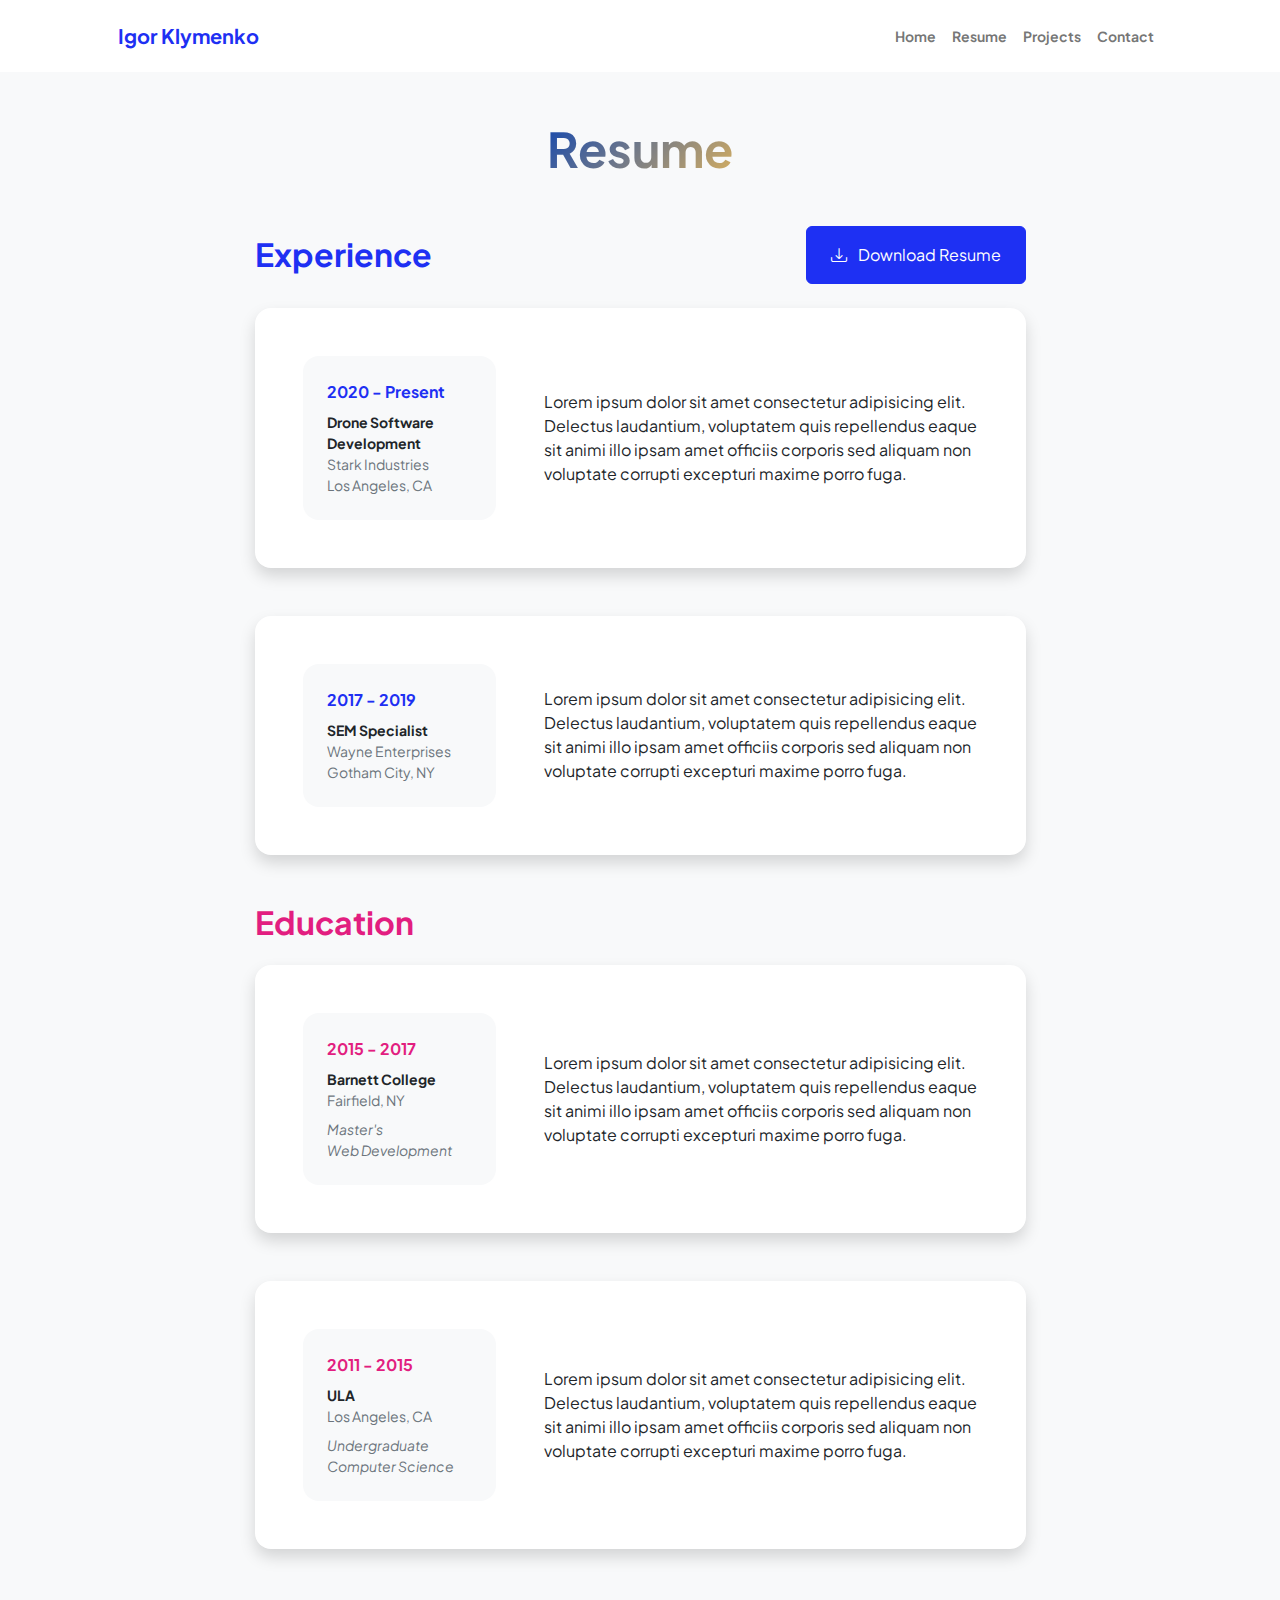
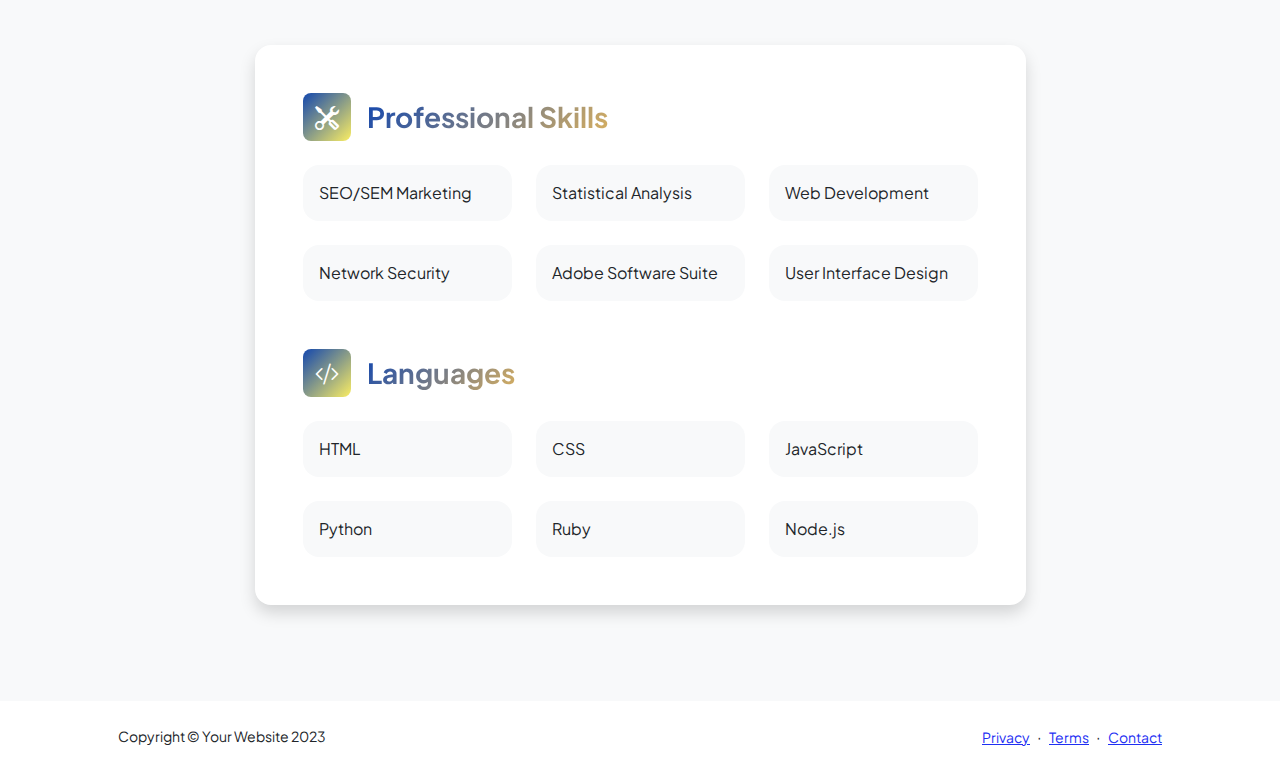
<file: resume.html>
<!DOCTYPE html>
<html lang="en">
    <head>
        <meta charset="utf-8" />
        <meta name="viewport" content="width=device-width, initial-scale=1, shrink-to-fit=no" />
        <meta name="description" content="" />
        <meta name="author" content="" />
        <title>Resume </title>
        <!-- Favicon-->
        <link rel="icon" type="image/x-icon" href="assets/favicon.ico" />
        <!-- Custom Google font-->
        <link rel="preconnect" href="https://fonts.googleapis.com" />
        <link rel="preconnect" href="https://fonts.gstatic.com" crossorigin />
        <link href="https://fonts.googleapis.com/css2?family=Plus+Jakarta+Sans:wght@100;200;300;400;500;600;700;800;900&amp;display=swap" rel="stylesheet" />
        <!-- Bootstrap icons-->
        <link href="https://cdn.jsdelivr.net/npm/bootstrap-icons@1.8.1/font/bootstrap-icons.css" rel="stylesheet" />
        <!-- Core theme CSS (includes Bootstrap)-->
        <link href="css/styles.css" rel="stylesheet" />
    </head>
    <body class="d-flex flex-column h-100 bg-light">
        <main class="flex-shrink-0">
            <!-- Navigation-->
            <nav class="navbar navbar-expand-lg navbar-light bg-white py-3">
                <div class="container px-5">
                    <a class="navbar-brand" href="index.html"><span class="fw-bolder text-primary">Igor Klymenko</span></a>
                    <button class="navbar-toggler" type="button" data-bs-toggle="collapse" data-bs-target="#navbarSupportedContent" aria-controls="navbarSupportedContent" aria-expanded="false" aria-label="Toggle navigation"><span class="navbar-toggler-icon"></span></button>
                    <div class="collapse navbar-collapse" id="navbarSupportedContent">
                        <ul class="navbar-nav ms-auto mb-2 mb-lg-0 small fw-bolder">
                            <li class="nav-item"><a class="nav-link" href="index.html">Home</a></li>
                            <li class="nav-item"><a class="nav-link" href="resume.html">Resume</a></li>
                            <li class="nav-item"><a class="nav-link" href="projects.html">Projects</a></li>
                            <li class="nav-item"><a class="nav-link" href="contact.html">Contact</a></li>
                        </ul>
                    </div>
                </div>
            </nav>
            <!-- Page Content-->
            <div class="container px-5 my-5">
                <div class="text-center mb-5">
                    <h1 class="display-5 fw-bolder mb-0"><span class="text-gradient d-inline">Resume</span></h1>
                </div>
                <div class="row gx-5 justify-content-center">
                    <div class="col-lg-11 col-xl-9 col-xxl-8">
                        <!-- Experience Section-->
                        <section>
                            <div class="d-flex align-items-center justify-content-between mb-4">
                                <h2 class="text-primary fw-bolder mb-0">Experience</h2>
                                <!-- Download resume button-->
                                <!-- Note: Set the link href target to a PDF file within your project-->
                                <a class="btn btn-primary px-4 py-3" href="#!">
                                    <div class="d-inline-block bi bi-download me-2"></div>
                                    Download Resume
                                </a>
                            </div>
                            <!-- Experience Card 1-->
                            <div class="card shadow border-0 rounded-4 mb-5">
                                <div class="card-body p-5">
                                    <div class="row align-items-center gx-5">
                                        <div class="col text-center text-lg-start mb-4 mb-lg-0">
                                            <div class="bg-light p-4 rounded-4">
                                                <div class="text-primary fw-bolder mb-2">2020 - Present</div>
                                                <div class="small fw-bolder">Drone Software Development</div>
                                                <div class="small text-muted">Stark Industries</div>
                                                <div class="small text-muted">Los Angeles, CA</div>
                                            </div>
                                        </div>
                                        <div class="col-lg-8"><div>Lorem ipsum dolor sit amet consectetur adipisicing elit. Delectus laudantium, voluptatem quis repellendus eaque sit animi illo ipsam amet officiis corporis sed aliquam non voluptate corrupti excepturi maxime porro fuga.</div></div>
                                    </div>
                                </div>
                            </div>
                            <!-- Experience Card 2-->
                            <div class="card shadow border-0 rounded-4 mb-5">
                                <div class="card-body p-5">
                                    <div class="row align-items-center gx-5">
                                        <div class="col text-center text-lg-start mb-4 mb-lg-0">
                                            <div class="bg-light p-4 rounded-4">
                                                <div class="text-primary fw-bolder mb-2">2017 - 2019</div>
                                                <div class="small fw-bolder">SEM Specialist</div>
                                                <div class="small text-muted">Wayne Enterprises</div>
                                                <div class="small text-muted">Gotham City, NY</div>
                                            </div>
                                        </div>
                                        <div class="col-lg-8"><div>Lorem ipsum dolor sit amet consectetur adipisicing elit. Delectus laudantium, voluptatem quis repellendus eaque sit animi illo ipsam amet officiis corporis sed aliquam non voluptate corrupti excepturi maxime porro fuga.</div></div>
                                    </div>
                                </div>
                            </div>
                        </section>
                        <!-- Education Section-->
                        <section>
                            <h2 class="text-secondary fw-bolder mb-4">Education</h2>
                            <!-- Education Card 1-->
                            <div class="card shadow border-0 rounded-4 mb-5">
                                <div class="card-body p-5">
                                    <div class="row align-items-center gx-5">
                                        <div class="col text-center text-lg-start mb-4 mb-lg-0">
                                            <div class="bg-light p-4 rounded-4">
                                                <div class="text-secondary fw-bolder mb-2">2015 - 2017</div>
                                                <div class="mb-2">
                                                    <div class="small fw-bolder">Barnett College</div>
                                                    <div class="small text-muted">Fairfield, NY</div>
                                                </div>
                                                <div class="fst-italic">
                                                    <div class="small text-muted">Master's</div>
                                                    <div class="small text-muted">Web Development</div>
                                                </div>
                                            </div>
                                        </div>
                                        <div class="col-lg-8"><div>Lorem ipsum dolor sit amet consectetur adipisicing elit. Delectus laudantium, voluptatem quis repellendus eaque sit animi illo ipsam amet officiis corporis sed aliquam non voluptate corrupti excepturi maxime porro fuga.</div></div>
                                    </div>
                                </div>
                            </div>
                            <!-- Education Card 2-->
                            <div class="card shadow border-0 rounded-4 mb-5">
                                <div class="card-body p-5">
                                    <div class="row align-items-center gx-5">
                                        <div class="col text-center text-lg-start mb-4 mb-lg-0">
                                            <div class="bg-light p-4 rounded-4">
                                                <div class="text-secondary fw-bolder mb-2">2011 - 2015</div>
                                                <div class="mb-2">
                                                    <div class="small fw-bolder">ULA</div>
                                                    <div class="small text-muted">Los Angeles, CA</div>
                                                </div>
                                                <div class="fst-italic">
                                                    <div class="small text-muted">Undergraduate</div>
                                                    <div class="small text-muted">Computer Science</div>
                                                </div>
                                            </div>
                                        </div>
                                        <div class="col-lg-8"><div>Lorem ipsum dolor sit amet consectetur adipisicing elit. Delectus laudantium, voluptatem quis repellendus eaque sit animi illo ipsam amet officiis corporis sed aliquam non voluptate corrupti excepturi maxime porro fuga.</div></div>
                                    </div>
                                </div>
                            </div>
                        </section>
                        <!-- Divider-->
                        <div class="pb-5"></div>
                        <!-- Skills Section-->
                        <section>
                            <!-- Skillset Card-->
                            <div class="card shadow border-0 rounded-4 mb-5">
                                <div class="card-body p-5">
                                    <!-- Professional skills list-->
                                    <div class="mb-5">
                                        <div class="d-flex align-items-center mb-4">
                                            <div class="feature bg-primary bg-gradient-primary-to-secondary text-white rounded-3 me-3"><i class="bi bi-tools"></i></div>
                                            <h3 class="fw-bolder mb-0"><span class="text-gradient d-inline">Professional Skills</span></h3>
                                        </div>
                                        <div class="row row-cols-1 row-cols-md-3 mb-4">
                                            <div class="col mb-4 mb-md-0"><div class="d-flex align-items-center bg-light rounded-4 p-3 h-100">SEO/SEM Marketing</div></div>
                                            <div class="col mb-4 mb-md-0"><div class="d-flex align-items-center bg-light rounded-4 p-3 h-100">Statistical Analysis</div></div>
                                            <div class="col"><div class="d-flex align-items-center bg-light rounded-4 p-3 h-100">Web Development</div></div>
                                        </div>
                                        <div class="row row-cols-1 row-cols-md-3">
                                            <div class="col mb-4 mb-md-0"><div class="d-flex align-items-center bg-light rounded-4 p-3 h-100">Network Security</div></div>
                                            <div class="col mb-4 mb-md-0"><div class="d-flex align-items-center bg-light rounded-4 p-3 h-100">Adobe Software Suite</div></div>
                                            <div class="col"><div class="d-flex align-items-center bg-light rounded-4 p-3 h-100">User Interface Design</div></div>
                                        </div>
                                    </div>
                                    <!-- Languages list-->
                                    <div class="mb-0">
                                        <div class="d-flex align-items-center mb-4">
                                            <div class="feature bg-primary bg-gradient-primary-to-secondary text-white rounded-3 me-3"><i class="bi bi-code-slash"></i></div>
                                            <h3 class="fw-bolder mb-0"><span class="text-gradient d-inline">Languages</span></h3>
                                        </div>
                                        <div class="row row-cols-1 row-cols-md-3 mb-4">
                                            <div class="col mb-4 mb-md-0"><div class="d-flex align-items-center bg-light rounded-4 p-3 h-100">HTML</div></div>
                                            <div class="col mb-4 mb-md-0"><div class="d-flex align-items-center bg-light rounded-4 p-3 h-100">CSS</div></div>
                                            <div class="col"><div class="d-flex align-items-center bg-light rounded-4 p-3 h-100">JavaScript</div></div>
                                        </div>
                                        <div class="row row-cols-1 row-cols-md-3">
                                            <div class="col mb-4 mb-md-0"><div class="d-flex align-items-center bg-light rounded-4 p-3 h-100">Python</div></div>
                                            <div class="col mb-4 mb-md-0"><div class="d-flex align-items-center bg-light rounded-4 p-3 h-100">Ruby</div></div>
                                            <div class="col"><div class="d-flex align-items-center bg-light rounded-4 p-3 h-100">Node.js</div></div>
                                        </div>
                                    </div>
                                </div>
                            </div>
                        </section>
                    </div>
                </div>
            </div>
        </main>
        <!-- Footer-->
        <footer class="bg-white py-4 mt-auto">
            <div class="container px-5">
                <div class="row align-items-center justify-content-between flex-column flex-sm-row">
                    <div class="col-auto"><div class="small m-0">Copyright &copy; Your Website 2023</div></div>
                    <div class="col-auto">
                        <a class="small" href="#!">Privacy</a>
                        <span class="mx-1">&middot;</span>
                        <a class="small" href="#!">Terms</a>
                        <span class="mx-1">&middot;</span>
                        <a class="small" href="#!">Contact</a>
                    </div>
                </div>
            </div>
        </footer>
        <!-- Bootstrap core JS-->
        <script src="https://cdn.jsdelivr.net/npm/bootstrap@5.2.3/dist/js/bootstrap.bundle.min.js"></script>
        <!-- Core theme JS-->
        <script src="js/scripts.js"></script>
    </body>
</html>
</file>
